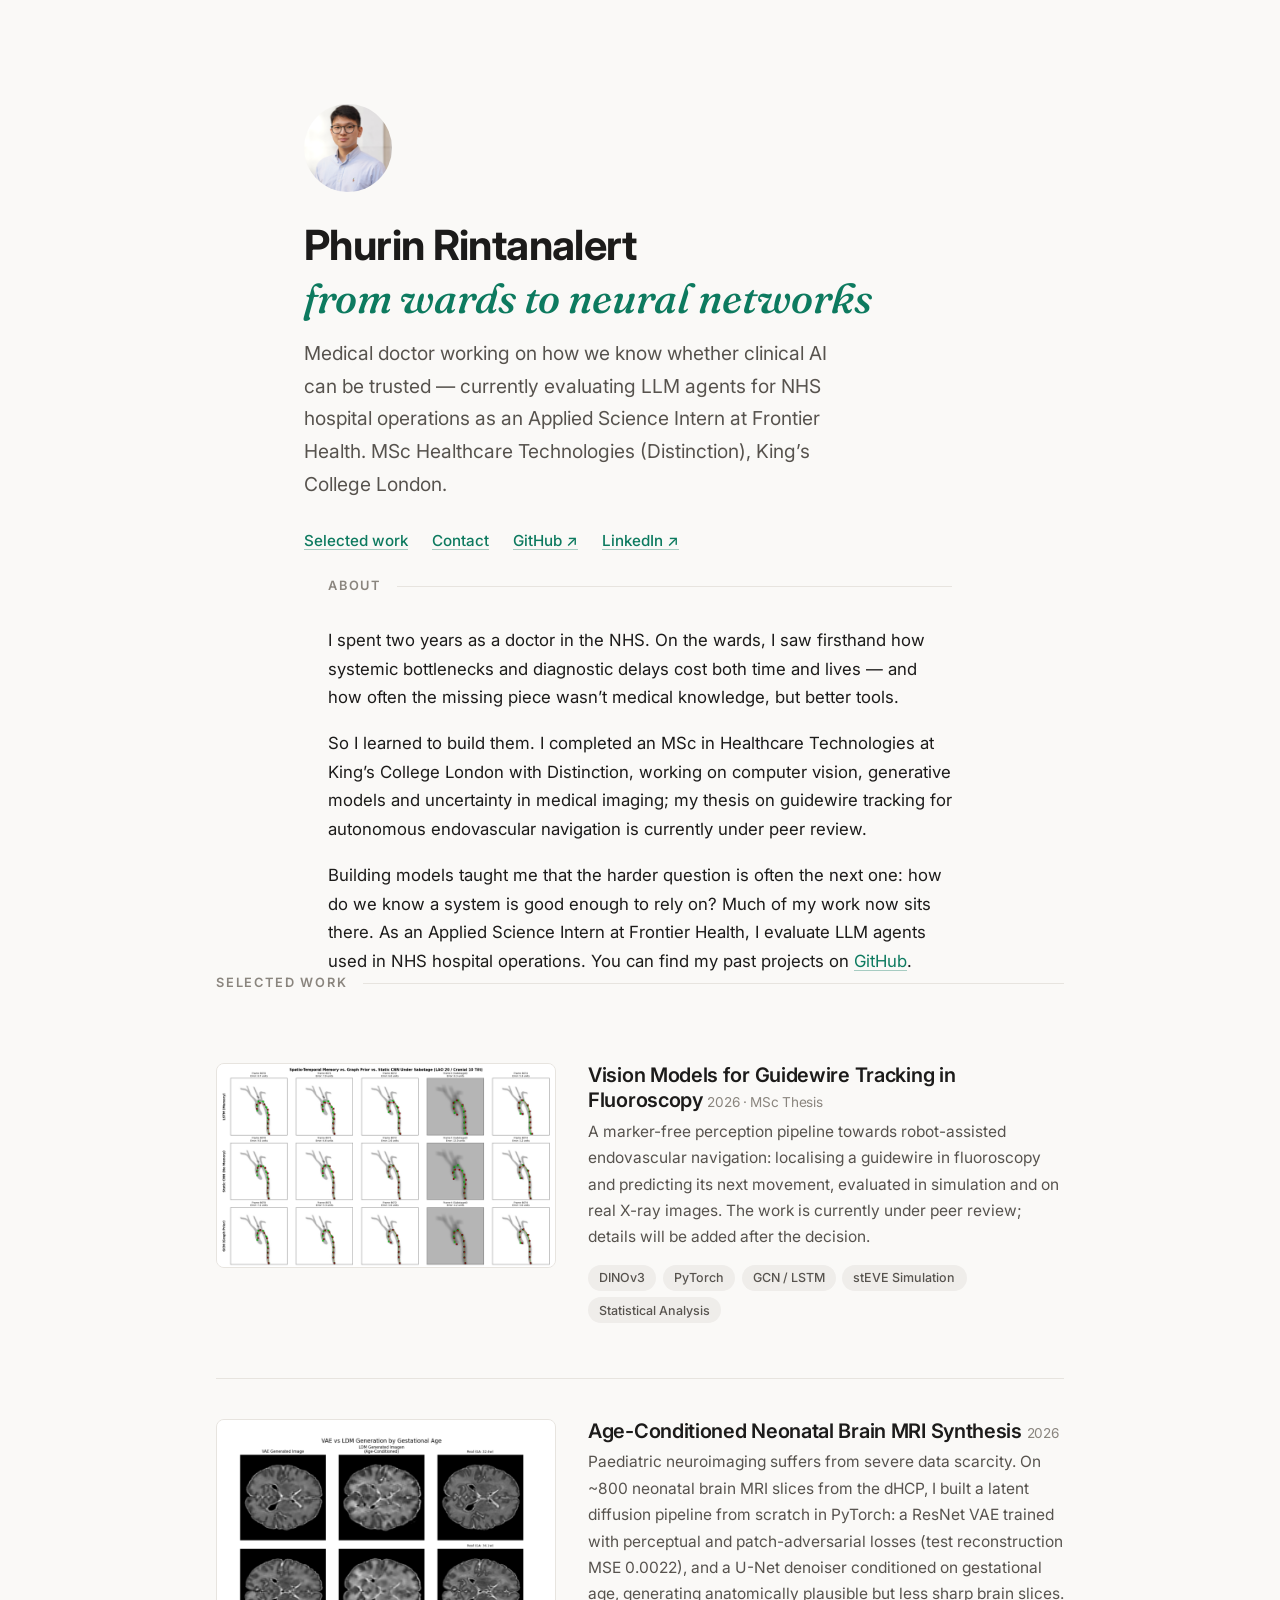
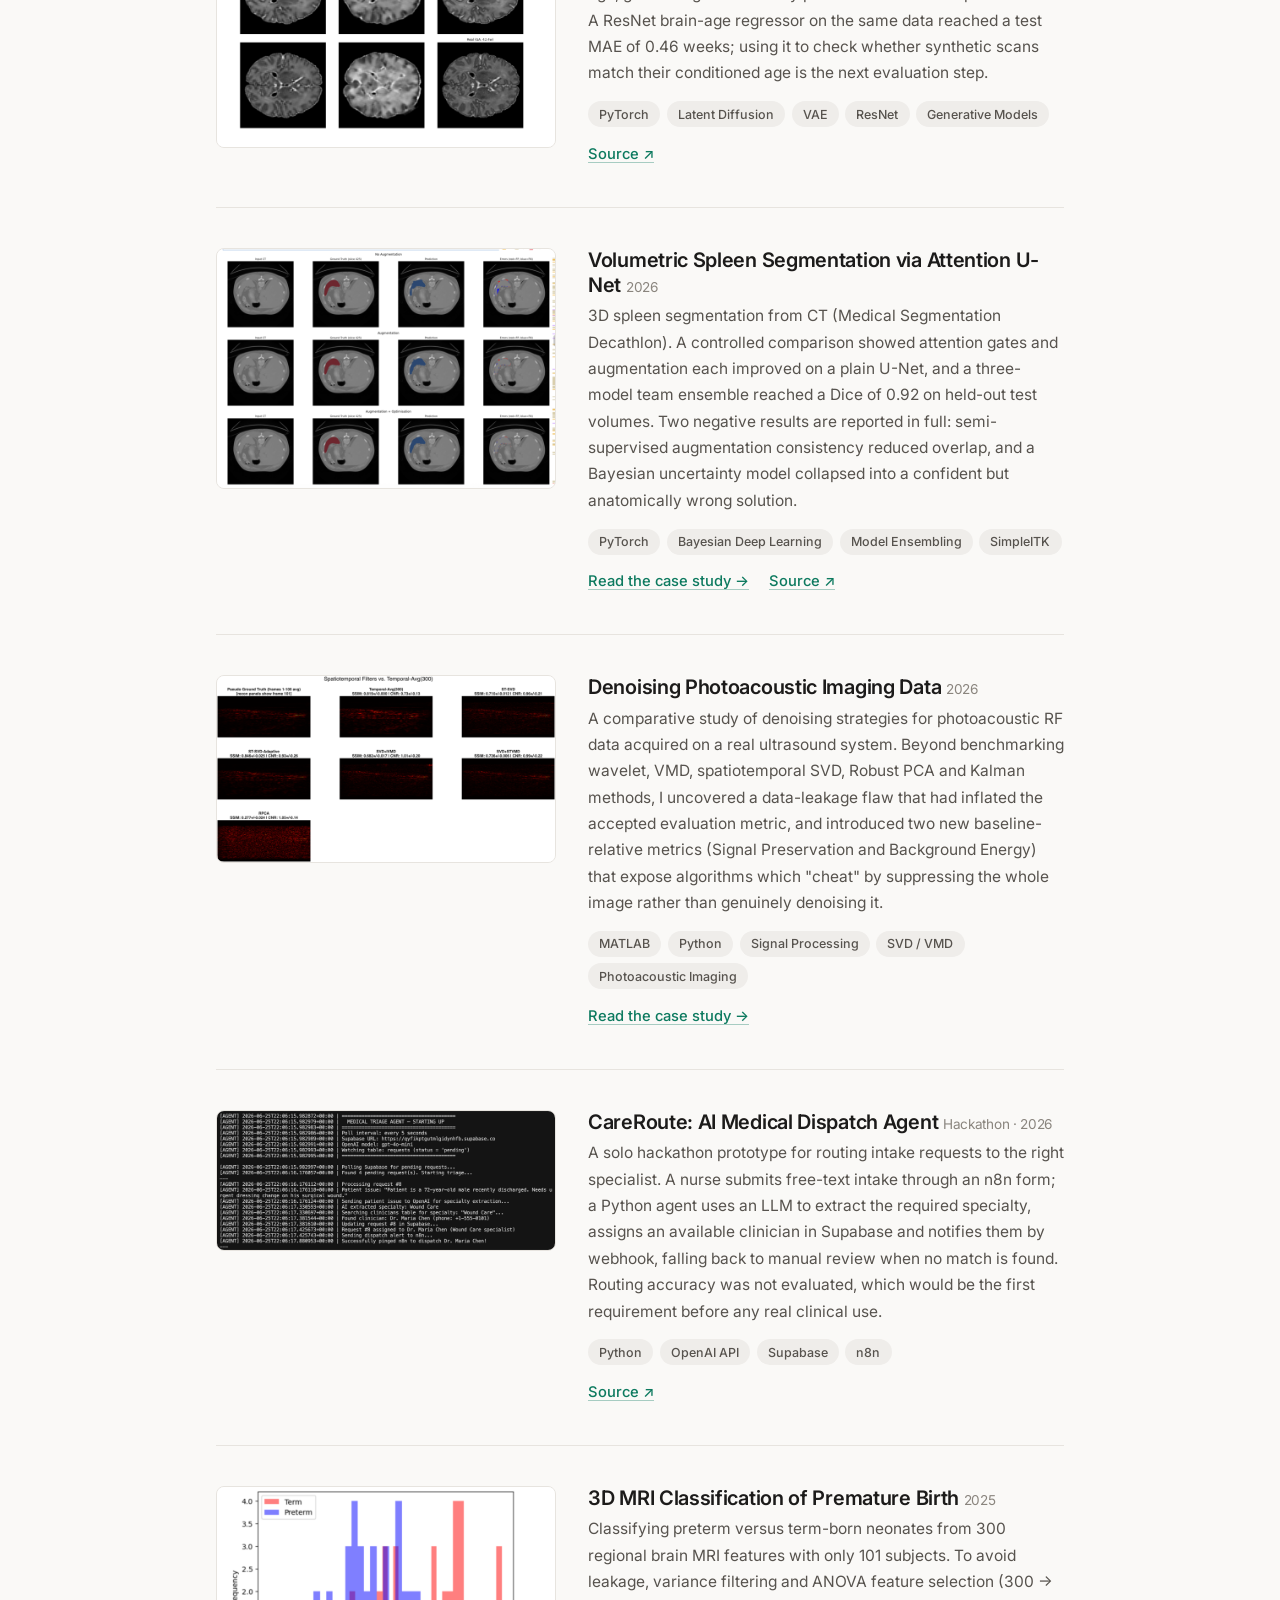
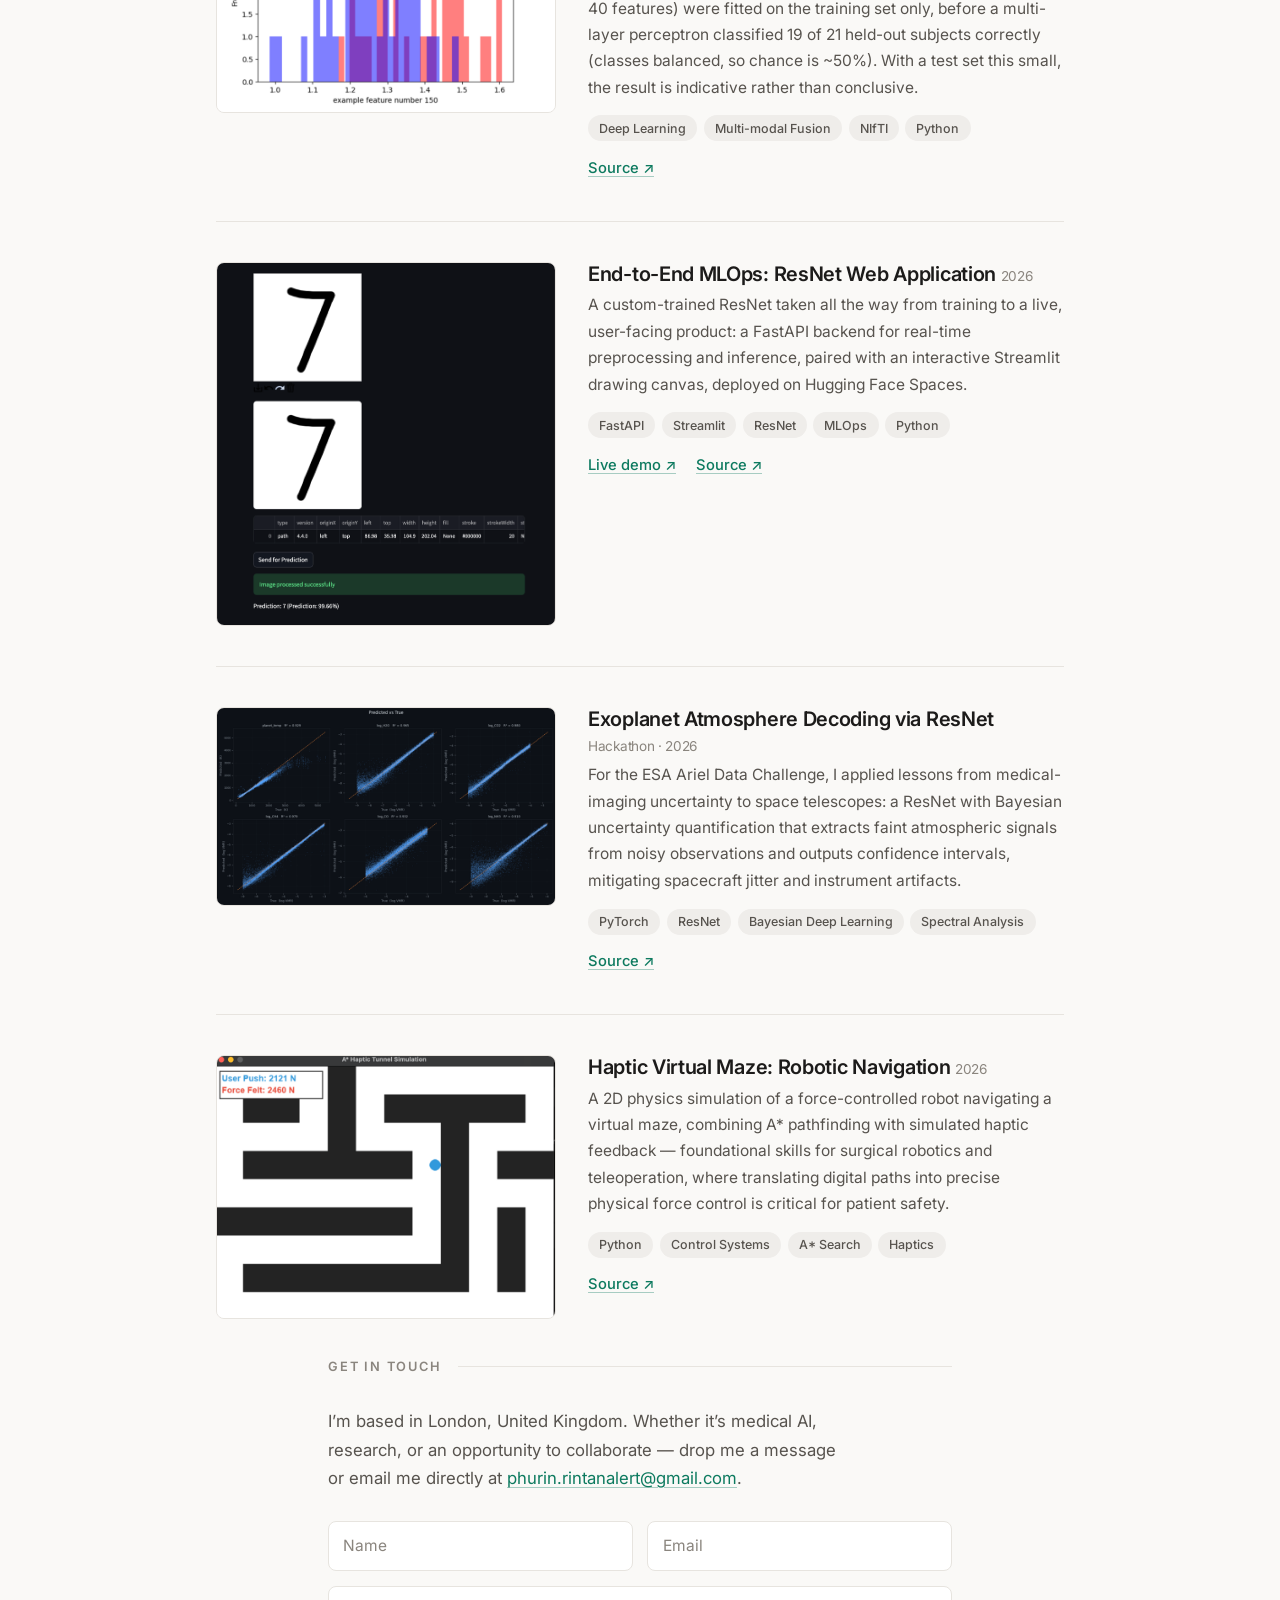
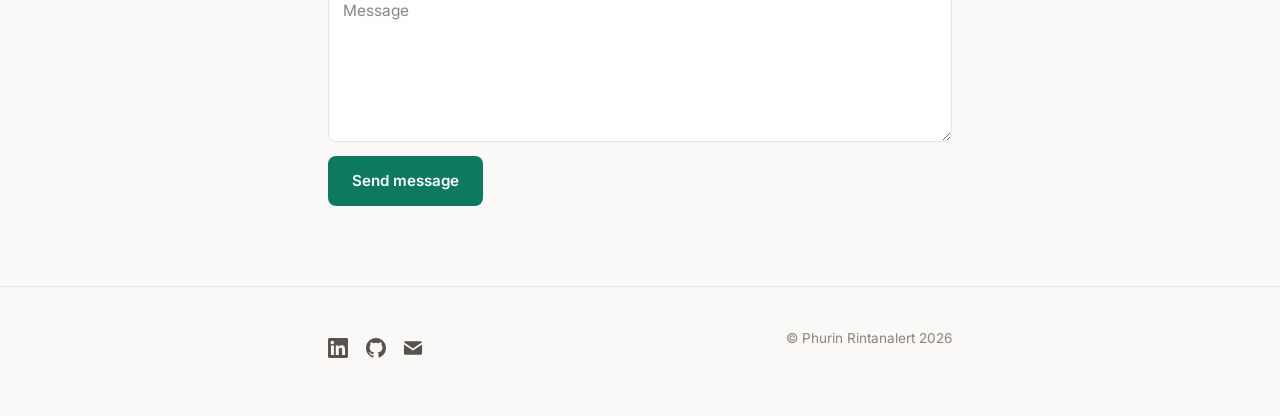
<file: index.html>
<!DOCTYPE html>
<html lang="en">
<head>
	<meta charset="utf-8" />
	<meta name="viewport" content="width=device-width, initial-scale=1" />
	<title>Dr Phurin Rintanalert | Medical AI &amp; HealthTech Portfolio</title>
	<meta name="description" content="Portfolio of Phurin Rintanalert, a Medical Doctor currently working at Frontier Health on evaluation and reliability of AI systems in healthcare, with an MSc in Healthcare Technologies from King's College London.">
	<meta name="keywords" content="Medical Doctor, AI in Healthcare, AI Evaluation, LLM Agents, PyTorch, Deep Learning, NHS, HealthTech, Computer Vision, Phurin Rintanalert">
	<link rel="preconnect" href="https://fonts.googleapis.com">
	<link rel="preconnect" href="https://fonts.gstatic.com" crossorigin>
	<link href="https://fonts.googleapis.com/css2?family=Inter:wght@400;500;600;700&family=Fraunces:ital,wght@1,500&display=swap" rel="stylesheet">
	<link rel="stylesheet" href="assets/css/style.css" />
	<script type="application/ld+json">
	{
	  "@context": "https://schema.org",
	  "@type": "Person",
	  "name": "Phurin Rintanalert",
	  "jobTitle": "Medical Doctor & Applied Science Intern",
	  "affiliation": "Frontier Health, King's College London",
	  "alumniOf": "King's College London",
	  "url": "https://phurinrintanalert.github.io/",
	  "sameAs": [
	    "https://www.linkedin.com/in/phurin-rintanalert/",
	    "https://www.kaggle.com/phurinrintanalert",
	    "https://huggingface.co/phurinrintanalert",
	    "https://www.datacamp.com/portfolio/phurinrintanalert",
	    "https://github.com/phurinrintanalert"
	  ]
	}
	</script>
</head>
<body>

	<header class="hero wrap">
		<img class="avatar" src="images/phu_avatar.png" alt="Portrait of Dr. Phurin Rintanalert" width="88" height="88" />
		<h1>Phurin Rintanalert<br /><span class="accent">from wards to neural networks</span></h1>
		<p class="tagline">Medical doctor working on how we know whether clinical AI can be trusted &mdash; currently evaluating LLM agents for NHS hospital operations as an Applied Science Intern at Frontier Health. MSc Healthcare Technologies (Distinction), King&rsquo;s College London.</p>
		<nav aria-label="Main">
			<a href="#work">Selected work</a>
			<a href="#contact">Contact</a>
			<a href="https://github.com/phurinrintanalert" target="_blank" rel="noopener">GitHub&nbsp;&#8599;</a>
			<a href="https://www.linkedin.com/in/phurin-rintanalert/" target="_blank" rel="noopener">LinkedIn&nbsp;&#8599;</a>
		</nav>
	</header>

	<main>

		<section id="about" class="wrap about">
			<h2 class="section-label">About</h2>
			<p>I spent two years as a doctor in the NHS. On the wards, I saw firsthand how systemic bottlenecks and diagnostic delays cost both time and lives — and how often the missing piece wasn&rsquo;t medical knowledge, but better tools.</p>
			<p>So I learned to build them. I completed an MSc in Healthcare Technologies at King&rsquo;s College London with Distinction, working on computer vision, generative models and uncertainty in medical imaging; my thesis on guidewire tracking for autonomous endovascular navigation is currently under peer review.</p>
			<p>Building models taught me that the harder question is often the next one: how do we know a system is good enough to rely on? Much of my work now sits there. As an Applied Science Intern at Frontier Health, I evaluate LLM agents used in NHS hospital operations. You can find my past projects on <a href="https://github.com/phurinrintanalert" target="_blank" rel="noopener">GitHub</a>.</p>
		</section>

		<section id="work" class="wrap-wide">
			<h2 class="section-label">Selected work</h2>

			<article class="project">
				<img src="images/thumbs/fluoro.png" alt="Guidewire tracking predictions overlaid on simulated fluoroscopy frames" loading="lazy" />
				<div>
					<h3>Vision Models for Guidewire Tracking in Fluoroscopy <span class="year">2026 &middot; MSc Thesis</span></h3>
					<p>A marker-free perception pipeline towards robot-assisted endovascular navigation: localising a guidewire in fluoroscopy and predicting its next movement, evaluated in simulation and on real X-ray images. The work is currently under peer review; details will be added after the decision.</p>
					<ul class="tags">
						<li>DINOv3</li><li>PyTorch</li><li>GCN / LSTM</li><li>stEVE Simulation</li><li>Statistical Analysis</li>
					</ul>
				</div>
			</article>

			<article class="project">
				<img src="images/thumbs/LDM.png" alt="Synthetic neonatal brain MRI slices generated by a latent diffusion model" loading="lazy" />
				<div>
					<h3>Age-Conditioned Neonatal Brain MRI Synthesis <span class="year">2026</span></h3>
					<p>Paediatric neuroimaging suffers from severe data scarcity. On ~800 neonatal brain MRI slices from the dHCP, I built a latent diffusion pipeline from scratch in PyTorch: a ResNet VAE trained with perceptual and patch-adversarial losses (test reconstruction MSE 0.0022), and a U-Net denoiser conditioned on gestational age, generating anatomically plausible but less sharp brain slices. A ResNet brain-age regressor on the same data reached a test MAE of 0.46 weeks; using it to check whether synthetic scans match their conditioned age is the next evaluation step.</p>
					<ul class="tags">
						<li>PyTorch</li><li>Latent Diffusion</li><li>VAE</li><li>ResNet</li><li>Generative Models</li>
					</ul>
					<div class="project-links">
						<a href="https://github.com/phurinrintanalert/Age-Conditioned-Brain-MRI-Synthesis-with-Latent-Diffusion-Models" target="_blank" rel="noopener">Source&nbsp;&#8599;</a>
					</div>
				</div>
			</article>

			<article class="project">
				<img src="images/thumbs/Spleen.png" alt="3D spleen segmentation overlaid on abdominal CT scans" loading="lazy" />
				<div>
					<h3>Volumetric Spleen Segmentation via Attention U-Net <span class="year">2026</span></h3>
					<p>3D spleen segmentation from CT (Medical Segmentation Decathlon). A controlled comparison showed attention gates and augmentation each improved on a plain U-Net, and a three-model team ensemble reached a Dice of 0.92 on held-out test volumes. Two negative results are reported in full: semi-supervised augmentation consistency reduced overlap, and a Bayesian uncertainty model collapsed into a confident but anatomically wrong solution.</p>
					<ul class="tags">
						<li>PyTorch</li><li>Bayesian Deep Learning</li><li>Model Ensembling</li><li>SimpleITK</li>
					</ul>
					<div class="project-links">
						<a href="Spleen_segmentation.html">Read the case study&nbsp;&#8594;</a>
						<a href="https://github.com/phurinrintanalert/Spleen-segmentation-Attention-U-Net" target="_blank" rel="noopener">Source&nbsp;&#8599;</a>
					</div>
				</div>
			</article>

			<article class="project">
				<img src="images/thumbs/pam.png" alt="Reconstructed photoacoustic images comparing spatiotemporal denoising algorithms" loading="lazy" />
				<div>
					<h3>Denoising Photoacoustic Imaging Data <span class="year">2026</span></h3>
					<p>A comparative study of denoising strategies for photoacoustic RF data acquired on a real ultrasound system. Beyond benchmarking wavelet, VMD, spatiotemporal SVD, Robust PCA and Kalman methods, I uncovered a data-leakage flaw that had inflated the accepted evaluation metric, and introduced two new baseline-relative metrics (Signal Preservation and Background Energy) that expose algorithms which "cheat" by suppressing the whole image rather than genuinely denoising it.</p>
					<ul class="tags">
						<li>MATLAB</li><li>Python</li><li>Signal Processing</li><li>SVD / VMD</li><li>Photoacoustic Imaging</li>
					</ul>
					<div class="project-links">
						<a href="photoacoustic_denoising.html">Read the case study&nbsp;&#8594;</a>
					</div>
				</div>
			</article>

			<article class="project">
				<img src="images/thumbs/careroute.png" alt="CareRoute AI medical dispatch agent output screenshot" loading="lazy" />
				<div>
					<h3>CareRoute: AI Medical Dispatch Agent <span class="year">Hackathon &middot; 2026</span></h3>
					<p>A solo hackathon prototype for routing intake requests to the right specialist. A nurse submits free-text intake through an n8n form; a Python agent uses an LLM to extract the required specialty, assigns an available clinician in Supabase and notifies them by webhook, falling back to manual review when no match is found. Routing accuracy was not evaluated, which would be the first requirement before any real clinical use.</p>
					<ul class="tags">
						<li>Python</li><li>OpenAI API</li><li>Supabase</li><li>n8n</li>
					</ul>
					<div class="project-links">
						<a href="https://github.com/phurinrintanalert/care-route-ai-dispatch-agent" target="_blank" rel="noopener">Source&nbsp;&#8599;</a>
					</div>
				</div>
			</article>

			<article class="project">
				<img src="images/thumbs/neonate.png" alt="Multi-modal MRI features used to classify premature birth" loading="lazy" />
				<div>
					<h3>3D MRI Classification of Premature Birth <span class="year">2025</span></h3>
					<p>Classifying preterm versus term-born neonates from 300 regional brain MRI features with only 101 subjects. To avoid leakage, variance filtering and ANOVA feature selection (300 &rarr; 40 features) were fitted on the training set only, before a multi-layer perceptron classified 19 of 21 held-out subjects correctly (classes balanced, so chance is ~50%). With a test set this small, the result is indicative rather than conclusive.</p>
					<ul class="tags">
						<li>Deep Learning</li><li>Multi-modal Fusion</li><li>NIfTI</li><li>Python</li>
					</ul>
					<div class="project-links">
						<a href="https://github.com/phurinrintanalert/Premature-Term-Birth-Classification" target="_blank" rel="noopener">Source&nbsp;&#8599;</a>
					</div>
				</div>
			</article>

			<article class="project">
				<img src="images/thumbs/number.png" alt="Handwritten digit recognizer web app with drawing canvas" loading="lazy" />
				<div>
					<h3>End-to-End MLOps: ResNet Web Application <span class="year">2026</span></h3>
					<p>A custom-trained ResNet taken all the way from training to a live, user-facing product: a FastAPI backend for real-time preprocessing and inference, paired with an interactive Streamlit drawing canvas, deployed on Hugging&nbsp;Face Spaces.</p>
					<ul class="tags">
						<li>FastAPI</li><li>Streamlit</li><li>ResNet</li><li>MLOps</li><li>Python</li>
					</ul>
					<div class="project-links">
						<a href="https://huggingface.co/spaces/phurinrintanalert/handwritten-digit-recogniser-resnet" target="_blank" rel="noopener">Live demo&nbsp;&#8599;</a>
						<a href="https://github.com/phurinrintanalert/handwritten-digit-recogniser-resnet" target="_blank" rel="noopener">Source&nbsp;&#8599;</a>
					</div>
				</div>
			</article>

			<article class="project">
				<img src="images/thumbs/astro.png" alt="Predicted exoplanet atmospheric spectra with confidence intervals" loading="lazy" />
				<div>
					<h3>Exoplanet Atmosphere Decoding via ResNet <span class="year">Hackathon &middot; 2026</span></h3>
					<p>For the ESA Ariel Data Challenge, I applied lessons from medical-imaging uncertainty to space telescopes: a ResNet with Bayesian uncertainty quantification that extracts faint atmospheric signals from noisy observations and outputs confidence intervals, mitigating spacecraft jitter and instrument artifacts.</p>
					<ul class="tags">
						<li>PyTorch</li><li>ResNet</li><li>Bayesian Deep Learning</li><li>Spectral Analysis</li>
					</ul>
					<div class="project-links">
						<a href="https://github.com/phurinrintanalert/Exoplanets-Ariel-Challenge-Resnet-With-Uncertainty" target="_blank" rel="noopener">Source&nbsp;&#8599;</a>
					</div>
				</div>
			</article>

			<article class="project">
				<img src="images/thumbs/maze.png" alt="Simulated robot navigating a virtual maze with haptic feedback" loading="lazy" />
				<div>
					<h3>Haptic Virtual Maze: Robotic Navigation <span class="year">2026</span></h3>
					<p>A 2D physics simulation of a force-controlled robot navigating a virtual maze, combining A* pathfinding with simulated haptic feedback — foundational skills for surgical robotics and teleoperation, where translating digital paths into precise physical force control is critical for patient safety.</p>
					<ul class="tags">
						<li>Python</li><li>Control Systems</li><li>A* Search</li><li>Haptics</li>
					</ul>
					<div class="project-links">
						<a href="https://github.com/phurinrintanalert/haptic-virtual-maze" target="_blank" rel="noopener">Source&nbsp;&#8599;</a>
					</div>
				</div>
			</article>

		</section>

		<section id="contact" class="wrap">
			<h2 class="section-label">Get in touch</h2>
			<p class="contact-lede">I&rsquo;m based in London, United Kingdom. Whether it&rsquo;s medical AI, research, or an opportunity to collaborate — drop me a message or email me directly at <a href="mailto:phurin.rintanalert@gmail.com">phurin.rintanalert@gmail.com</a>.</p>
			<form method="post" action="https://formspree.io/f/xnjoyznq">
				<input type="text" name="name" id="name" placeholder="Name" aria-label="Name" required />
				<input type="email" name="email" id="email" placeholder="Email" aria-label="Email" required />
				<textarea name="message" id="message" placeholder="Message" aria-label="Message" rows="5" required></textarea>
				<button type="submit">Send message</button>
			</form>
		</section>

	</main>

	<footer>
		<div class="wrap inner">
			<ul class="social">
				<li><a href="https://www.linkedin.com/in/phurin-rintanalert/" target="_blank" rel="noopener" aria-label="LinkedIn"><svg viewBox="0 0 24 24" aria-hidden="true"><path d="M20.45 20.45h-3.56v-5.57c0-1.33-.02-3.04-1.85-3.04-1.85 0-2.14 1.45-2.14 2.94v5.67H9.34V9h3.42v1.56h.05c.48-.9 1.64-1.85 3.37-1.85 3.6 0 4.27 2.37 4.27 5.46v6.28zM5.34 7.43a2.07 2.07 0 1 1 0-4.13 2.07 2.07 0 0 1 0 4.13zM7.12 20.45H3.55V9h3.57v11.45zM22.22 0H1.77C.79 0 0 .77 0 1.73v20.54C0 23.23.79 24 1.77 24h20.45c.98 0 1.78-.77 1.78-1.73V1.73C24 .77 23.2 0 22.22 0z"/></svg></a></li>
				<li><a href="https://github.com/phurinrintanalert" target="_blank" rel="noopener" aria-label="GitHub"><svg viewBox="0 0 24 24" aria-hidden="true"><path d="M12 0C5.37 0 0 5.37 0 12c0 5.3 3.44 9.8 8.21 11.39.6.11.82-.26.82-.58v-2.03c-3.34.73-4.04-1.61-4.04-1.61-.55-1.39-1.33-1.76-1.33-1.76-1.09-.74.08-.73.08-.73 1.2.09 1.84 1.24 1.84 1.24 1.07 1.83 2.81 1.3 3.5 1 .1-.78.42-1.31.76-1.61-2.67-.3-5.47-1.33-5.47-5.93 0-1.31.47-2.38 1.24-3.22-.13-.3-.54-1.52.11-3.18 0 0 1.01-.32 3.3 1.23a11.5 11.5 0 0 1 6.01 0c2.29-1.55 3.3-1.23 3.3-1.23.65 1.66.24 2.88.12 3.18.77.84 1.23 1.91 1.23 3.22 0 4.61-2.8 5.62-5.48 5.92.43.37.81 1.1.81 2.22v3.29c0 .32.22.7.83.58C20.57 21.8 24 17.3 24 12c0-6.63-5.37-12-12-12z"/></svg></a></li>
				<li><a href="mailto:phurin.rintanalert@gmail.com" aria-label="Email"><svg viewBox="0 0 24 24" aria-hidden="true"><path d="M12 12.71 1.15 5.24C1.38 4.52 2.06 4 2.86 4h18.28c.8 0 1.48.52 1.71 1.24L12 12.71zM12 15.14 22.86 7.66V18.2c0 .99-.8 1.8-1.8 1.8H2.93c-.99 0-1.79-.81-1.79-1.8V7.66L12 15.14z"/></svg></a></li>
			</ul>
			<p class="copyright">&copy; Phurin Rintanalert 2026</p>
		</div>
	</footer>

</body>
</html>
</file>
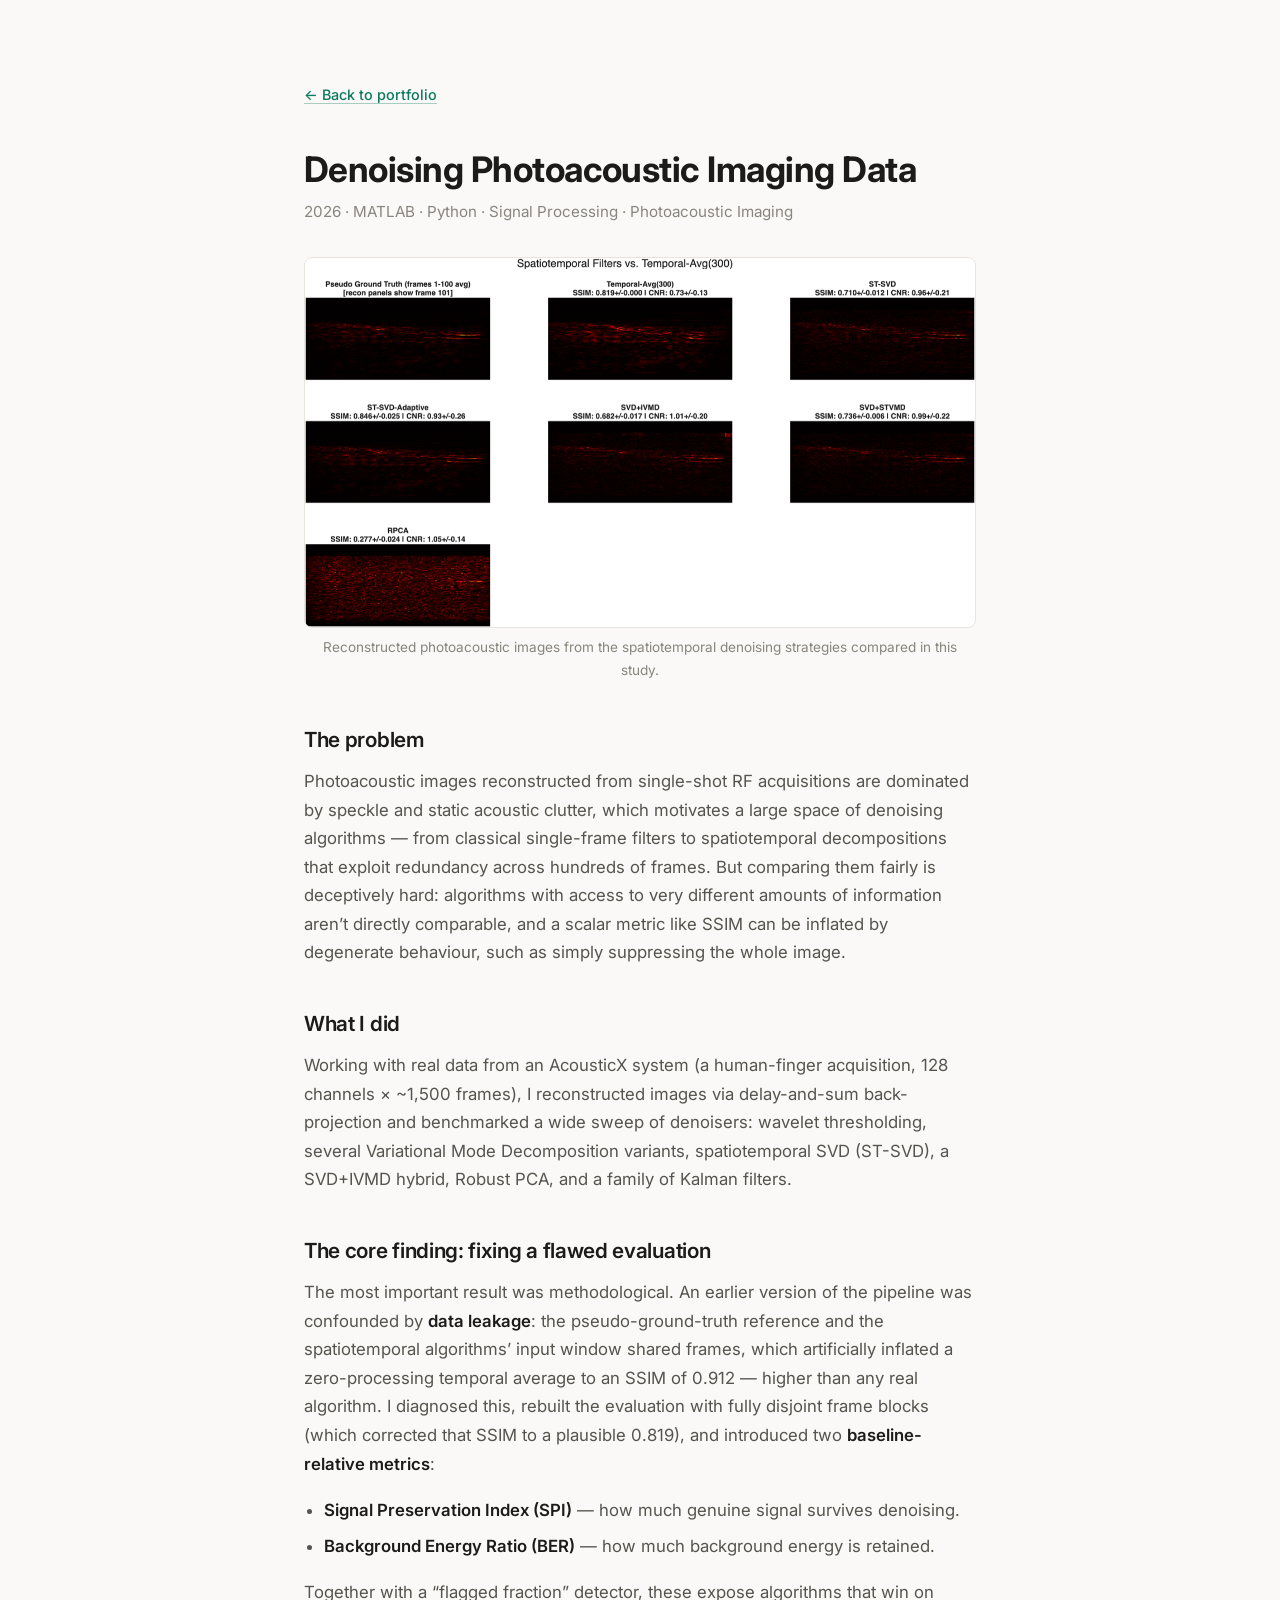
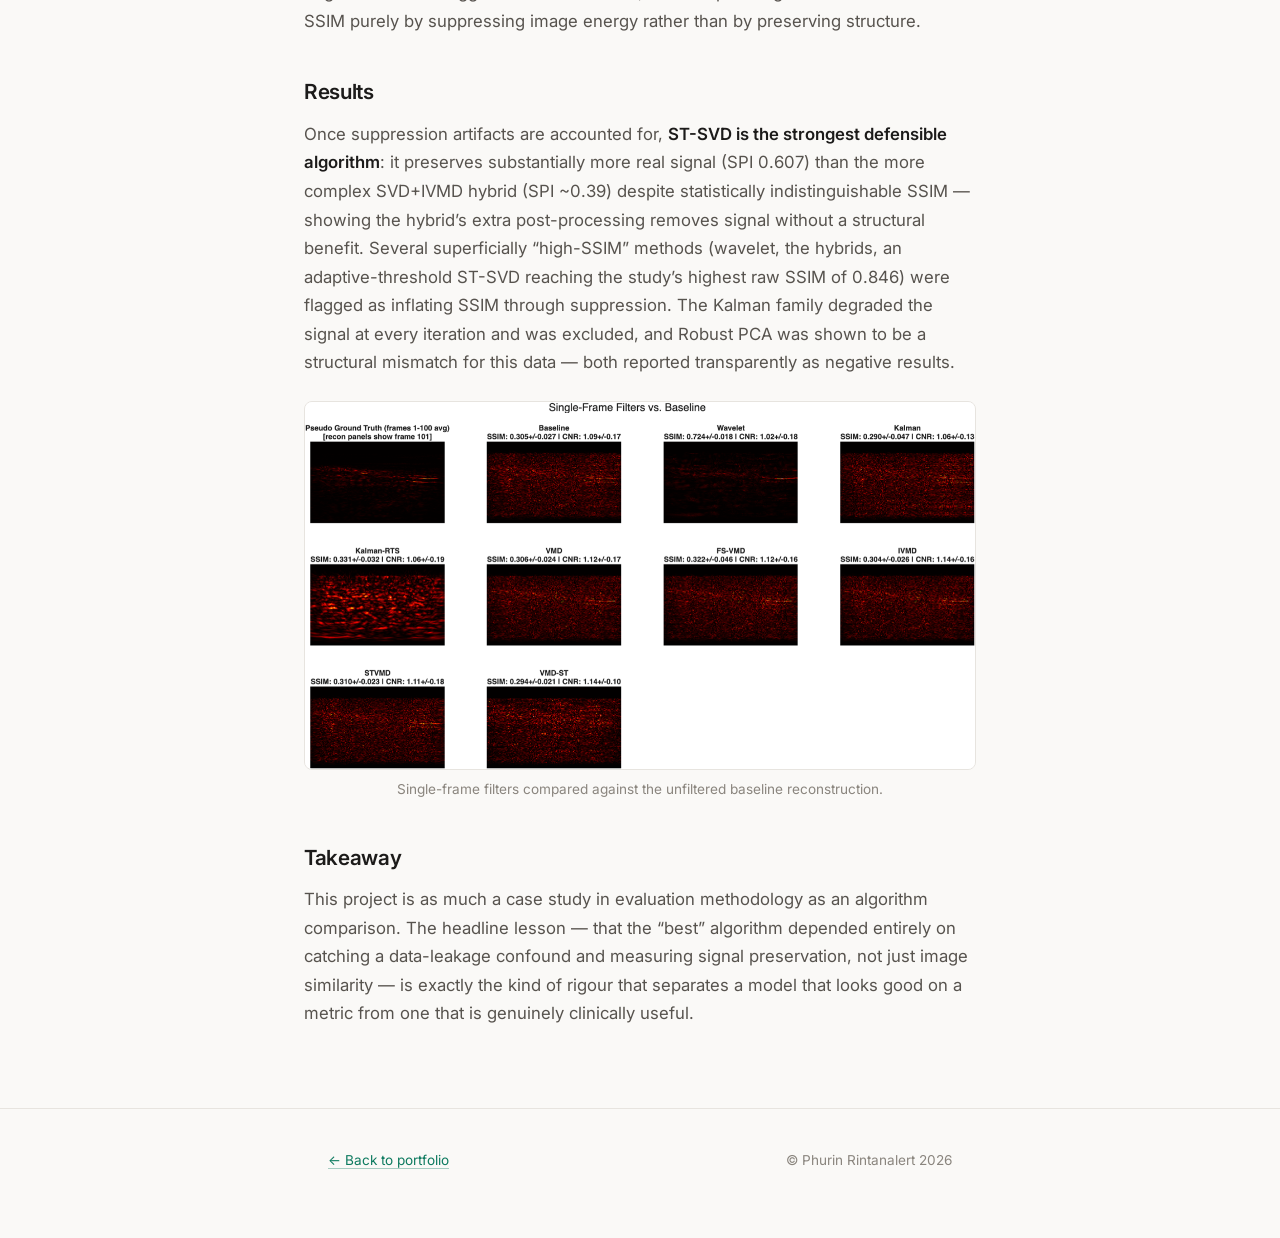
<file: photoacoustic_denoising.html>
<!DOCTYPE html>
<html lang="en">
<head>
	<meta charset="utf-8" />
	<meta name="viewport" content="width=device-width, initial-scale=1" />
	<title>Denoising Photoacoustic Imaging Data | Phurin Rintanalert</title>
	<meta name="description" content="Case study: a fair comparison of spatial, temporal, and spatiotemporal denoising strategies for photoacoustic RF data — uncovering a data-leakage flaw and introducing suppression-aware evaluation metrics.">
	<link rel="preconnect" href="https://fonts.googleapis.com">
	<link rel="preconnect" href="https://fonts.gstatic.com" crossorigin>
	<link href="https://fonts.googleapis.com/css2?family=Inter:wght@400;500;600;700&family=Fraunces:ital,wght@1,500&display=swap" rel="stylesheet">
	<link rel="stylesheet" href="assets/css/style.css" />
</head>
<body>

	<main class="case-study wrap">
		<a class="back" href="index.html#work">&#8592; Back to portfolio</a>

		<h1>Denoising Photoacoustic Imaging Data</h1>
		<p class="meta">2026 &middot; MATLAB &middot; Python &middot; Signal Processing &middot; Photoacoustic Imaging</p>

		<figure>
			<img src="images/articles/pam_spatiotemporal.png" alt="Reconstructed photoacoustic images comparing spatiotemporal denoising algorithms" />
			<figcaption>Reconstructed photoacoustic images from the spatiotemporal denoising strategies compared in this study.</figcaption>
		</figure>

		<h2>The problem</h2>
		<p>Photoacoustic images reconstructed from single-shot RF acquisitions are dominated by speckle and static acoustic clutter, which motivates a large space of denoising algorithms &mdash; from classical single-frame filters to spatiotemporal decompositions that exploit redundancy across hundreds of frames. But comparing them fairly is deceptively hard: algorithms with access to very different amounts of information aren&rsquo;t directly comparable, and a scalar metric like SSIM can be inflated by degenerate behaviour, such as simply suppressing the whole image.</p>

		<h2>What I did</h2>
		<p>Working with real data from an AcousticX system (a human-finger acquisition, 128 channels &times; ~1,500 frames), I reconstructed images via delay-and-sum back-projection and benchmarked a wide sweep of denoisers: wavelet thresholding, several Variational Mode Decomposition variants, spatiotemporal SVD (ST-SVD), a SVD+IVMD hybrid, Robust PCA, and a family of Kalman filters.</p>

		<h2>The core finding: fixing a flawed evaluation</h2>
		<p>The most important result was methodological. An earlier version of the pipeline was confounded by <strong>data leakage</strong>: the pseudo-ground-truth reference and the spatiotemporal algorithms&rsquo; input window shared frames, which artificially inflated a zero-processing temporal average to an SSIM of 0.912 &mdash; higher than any real algorithm. I diagnosed this, rebuilt the evaluation with fully disjoint frame blocks (which corrected that SSIM to a plausible 0.819), and introduced two <strong>baseline-relative metrics</strong>:</p>
		<ul>
			<li><strong>Signal Preservation Index (SPI)</strong> &mdash; how much genuine signal survives denoising.</li>
			<li><strong>Background Energy Ratio (BER)</strong> &mdash; how much background energy is retained.</li>
		</ul>
		<p>Together with a &ldquo;flagged fraction&rdquo; detector, these expose algorithms that win on SSIM purely by suppressing image energy rather than by preserving structure.</p>

		<h2>Results</h2>
		<p>Once suppression artifacts are accounted for, <strong>ST-SVD is the strongest defensible algorithm</strong>: it preserves substantially more real signal (SPI 0.607) than the more complex SVD+IVMD hybrid (SPI ~0.39) despite statistically indistinguishable SSIM &mdash; showing the hybrid&rsquo;s extra post-processing removes signal without a structural benefit. Several superficially &ldquo;high-SSIM&rdquo; methods (wavelet, the hybrids, an adaptive-threshold ST-SVD reaching the study&rsquo;s highest raw SSIM of 0.846) were flagged as inflating SSIM through suppression. The Kalman family degraded the signal at every iteration and was excluded, and Robust PCA was shown to be a structural mismatch for this data &mdash; both reported transparently as negative results.</p>

		<figure>
			<img src="images/articles/pam_singleframe.png" alt="Reconstructed photoacoustic images comparing single-frame denoising filters" loading="lazy" />
			<figcaption>Single-frame filters compared against the unfiltered baseline reconstruction.</figcaption>
		</figure>

		<h2>Takeaway</h2>
		<p>This project is as much a case study in evaluation methodology as an algorithm comparison. The headline lesson &mdash; that the &ldquo;best&rdquo; algorithm depended entirely on catching a data-leakage confound and measuring signal preservation, not just image similarity &mdash; is exactly the kind of rigour that separates a model that looks good on a metric from one that is genuinely clinically useful.</p>

	</main>

	<footer>
		<div class="wrap inner">
			<p class="copyright"><a href="index.html#work">&#8592; Back to portfolio</a></p>
			<p class="copyright">&copy; Phurin Rintanalert 2026</p>
		</div>
	</footer>

</body>
</html>
</file>
<file: assets/css/style.css>
/* ---------------------------------------------------------------
   Phurin Rintanalert — portfolio
   Minimal single-column design. No frameworks, no JS required.
   --------------------------------------------------------------- */

:root {
	--bg: #faf9f7;
	--bg-raised: #ffffff;
	--text: #1c1b1a;
	--muted: #57534e;
	--faint: #8a857e;
	--accent: #0d7a5f;
	--accent-hover: #0a5f4a;
	--hairline: #e7e4df;
	--pill-bg: #efedea;
	--serif: "Fraunces", Georgia, serif;
	--sans: "Inter", -apple-system, BlinkMacSystemFont, "Segoe UI", Helvetica, sans-serif;
}

@media (prefers-color-scheme: dark) {
	:root {
		--bg: #171614;
		--bg-raised: #201f1c;
		--text: #ece9e4;
		--muted: #aaa49c;
		--faint: #78736c;
		--accent: #4cc2a0;
		--accent-hover: #6ed4b6;
		--hairline: #2e2c28;
		--pill-bg: #262421;
	}
}

* { box-sizing: border-box; }

html {
	scroll-behavior: smooth;
}

@media (prefers-reduced-motion: reduce) {
	html { scroll-behavior: auto; }
	*, *::before, *::after { transition: none !important; }
}

body {
	margin: 0;
	background: var(--bg);
	color: var(--text);
	font-family: var(--sans);
	font-size: 1.05rem;
	line-height: 1.7;
	-webkit-font-smoothing: antialiased;
	text-rendering: optimizeLegibility;
}

/* ---- layout ---- */

.wrap {
	max-width: 42rem;
	margin: 0 auto;
	padding: 0 1.5rem;
}

.wrap-wide {
	max-width: 56rem;
	margin: 0 auto;
	padding: 0 1.5rem;
}

section {
	padding: 4.5rem 0 0;
}

/* ---- typography ---- */

h1, h2, h3 {
	line-height: 1.25;
	letter-spacing: -0.015em;
	margin: 0 0 1rem;
}

p { margin: 0 0 1.1rem; }

a {
	color: var(--accent);
	text-decoration: underline;
	text-decoration-color: color-mix(in srgb, var(--accent) 35%, transparent);
	text-underline-offset: 0.2em;
	transition: color 0.15s ease, text-decoration-color 0.15s ease;
}

a:hover {
	color: var(--accent-hover);
	text-decoration-color: currentColor;
}

.section-label {
	font-size: 0.8rem;
	font-weight: 600;
	letter-spacing: 0.14em;
	text-transform: uppercase;
	color: var(--faint);
	margin: 0 0 2rem;
	display: flex;
	align-items: center;
	gap: 1rem;
}

.section-label::after {
	content: "";
	flex: 1;
	height: 1px;
	background: var(--hairline);
}

/* ---- header / hero ---- */

.hero {
	padding: 6.5rem 0 1.5rem;
}

.hero .avatar {
	width: 88px;
	height: 88px;
	border-radius: 50%;
	object-fit: cover;
	margin-bottom: 1.75rem;
	display: block;
}

.hero h1 {
	font-size: clamp(2rem, 5vw, 2.6rem);
	font-weight: 700;
	margin-bottom: 0.75rem;
}

.hero h1 .accent {
	font-family: var(--serif);
	font-style: italic;
	font-weight: 500;
	color: var(--accent);
	letter-spacing: 0;
}

.hero .tagline {
	font-size: 1.2rem;
	color: var(--muted);
	max-width: 34rem;
	margin-bottom: 1.75rem;
}

.hero nav {
	display: flex;
	flex-wrap: wrap;
	gap: 1.5rem;
	font-size: 0.95rem;
	font-weight: 500;
}

/* ---- about ---- */

.about p { color: var(--text); }
.about p:last-child { margin-bottom: 0; }

/* ---- projects ---- */

.project {
	display: grid;
	grid-template-columns: minmax(0, 5fr) minmax(0, 7fr);
	gap: 2rem;
	align-items: start;
	padding: 2.5rem 0;
	border-bottom: 1px solid var(--hairline);
}

.project:last-of-type { border-bottom: none; }

.project img {
	width: 100%;
	height: auto;
	border-radius: 8px;
	border: 1px solid var(--hairline);
	background: var(--bg-raised);
	display: block;
}

.project h3 {
	font-size: 1.25rem;
	font-weight: 600;
	margin-bottom: 0.35rem;
}

.project .year {
	font-size: 0.85rem;
	color: var(--faint);
	font-weight: 400;
	white-space: nowrap;
}

.project p {
	color: var(--muted);
	font-size: 0.97rem;
	margin-bottom: 0.9rem;
}

.tags {
	list-style: none;
	display: flex;
	flex-wrap: wrap;
	gap: 0.4rem;
	padding: 0;
	margin: 0 0 0.9rem;
}

.tags li {
	font-size: 0.78rem;
	font-weight: 500;
	color: var(--muted);
	background: var(--pill-bg);
	border-radius: 999px;
	padding: 0.15rem 0.7rem;
}

.project-links {
	display: flex;
	flex-wrap: wrap;
	gap: 1.25rem;
	font-size: 0.92rem;
	font-weight: 500;
}

/* ---- contact ---- */

.contact-lede {
	color: var(--muted);
	max-width: 32rem;
}

form {
	margin-top: 1.75rem;
	display: grid;
	grid-template-columns: 1fr 1fr;
	gap: 0.9rem;
}

form textarea,
form button { grid-column: 1 / -1; }

input, textarea {
	font: inherit;
	font-size: 0.97rem;
	color: var(--text);
	background: var(--bg-raised);
	border: 1px solid var(--hairline);
	border-radius: 8px;
	padding: 0.7rem 0.9rem;
	width: 100%;
	transition: border-color 0.15s ease;
}

input:focus, textarea:focus {
	outline: none;
	border-color: var(--accent);
}

textarea { resize: vertical; min-height: 8rem; }

::placeholder { color: var(--faint); }

form button {
	font: inherit;
	font-size: 0.95rem;
	font-weight: 600;
	color: #fff;
	background: var(--accent);
	border: none;
	border-radius: 8px;
	padding: 0.75rem 1.5rem;
	cursor: pointer;
	justify-self: start;
	transition: background 0.15s ease;
}

form button:hover { background: var(--accent-hover); }

@media (prefers-color-scheme: dark) {
	form button { color: #10100e; }
}

/* ---- footer ---- */

footer {
	margin-top: 5rem;
	border-top: 1px solid var(--hairline);
	padding: 2.5rem 0 3rem;
}

footer .inner {
	display: flex;
	justify-content: space-between;
	align-items: center;
	flex-wrap: wrap;
	gap: 1rem;
}

footer .social {
	display: flex;
	gap: 1.1rem;
	list-style: none;
	margin: 0;
	padding: 0;
}

footer .social a {
	color: var(--muted);
	display: block;
}

footer .social a:hover { color: var(--accent); }

footer .social svg {
	width: 20px;
	height: 20px;
	fill: currentColor;
	display: block;
}

footer .copyright {
	font-size: 0.85rem;
	color: var(--faint);
}

/* ---- case study pages ---- */

.case-study {
	padding: 5rem 0 0;
}

.case-study .back {
	font-size: 0.9rem;
	font-weight: 500;
	display: inline-block;
	margin-bottom: 2.5rem;
}

.case-study h1 {
	font-size: clamp(1.7rem, 4vw, 2.2rem);
	font-weight: 700;
	margin-bottom: 0.5rem;
}

.case-study .meta {
	color: var(--faint);
	font-size: 0.95rem;
	margin-bottom: 2rem;
}

.case-study h2 {
	font-size: 1.3rem;
	font-weight: 600;
	margin: 2.75rem 0 0.9rem;
}

.case-study p, .case-study li { color: var(--muted); }

.case-study ul { padding-left: 1.25rem; margin: 0 0 1.1rem; }
.case-study li { margin-bottom: 0.5rem; }

.case-study strong { color: var(--text); font-weight: 600; }

.case-study figure {
	margin: 1.5rem 0;
}

.case-study figure img {
	width: 100%;
	height: auto;
	border-radius: 8px;
	border: 1px solid var(--hairline);
	background: #fff;
	display: block;
}

.case-study figcaption {
	font-size: 0.85rem;
	color: var(--faint);
	margin-top: 0.5rem;
	text-align: center;
}

/* ---- responsive ---- */

@media (max-width: 720px) {
	.hero { padding-top: 4rem; }
	section { padding-top: 3.5rem; }

	.project {
		grid-template-columns: 1fr;
		gap: 1.1rem;
		padding: 2rem 0;
	}

	form { grid-template-columns: 1fr; }
}
</file>
